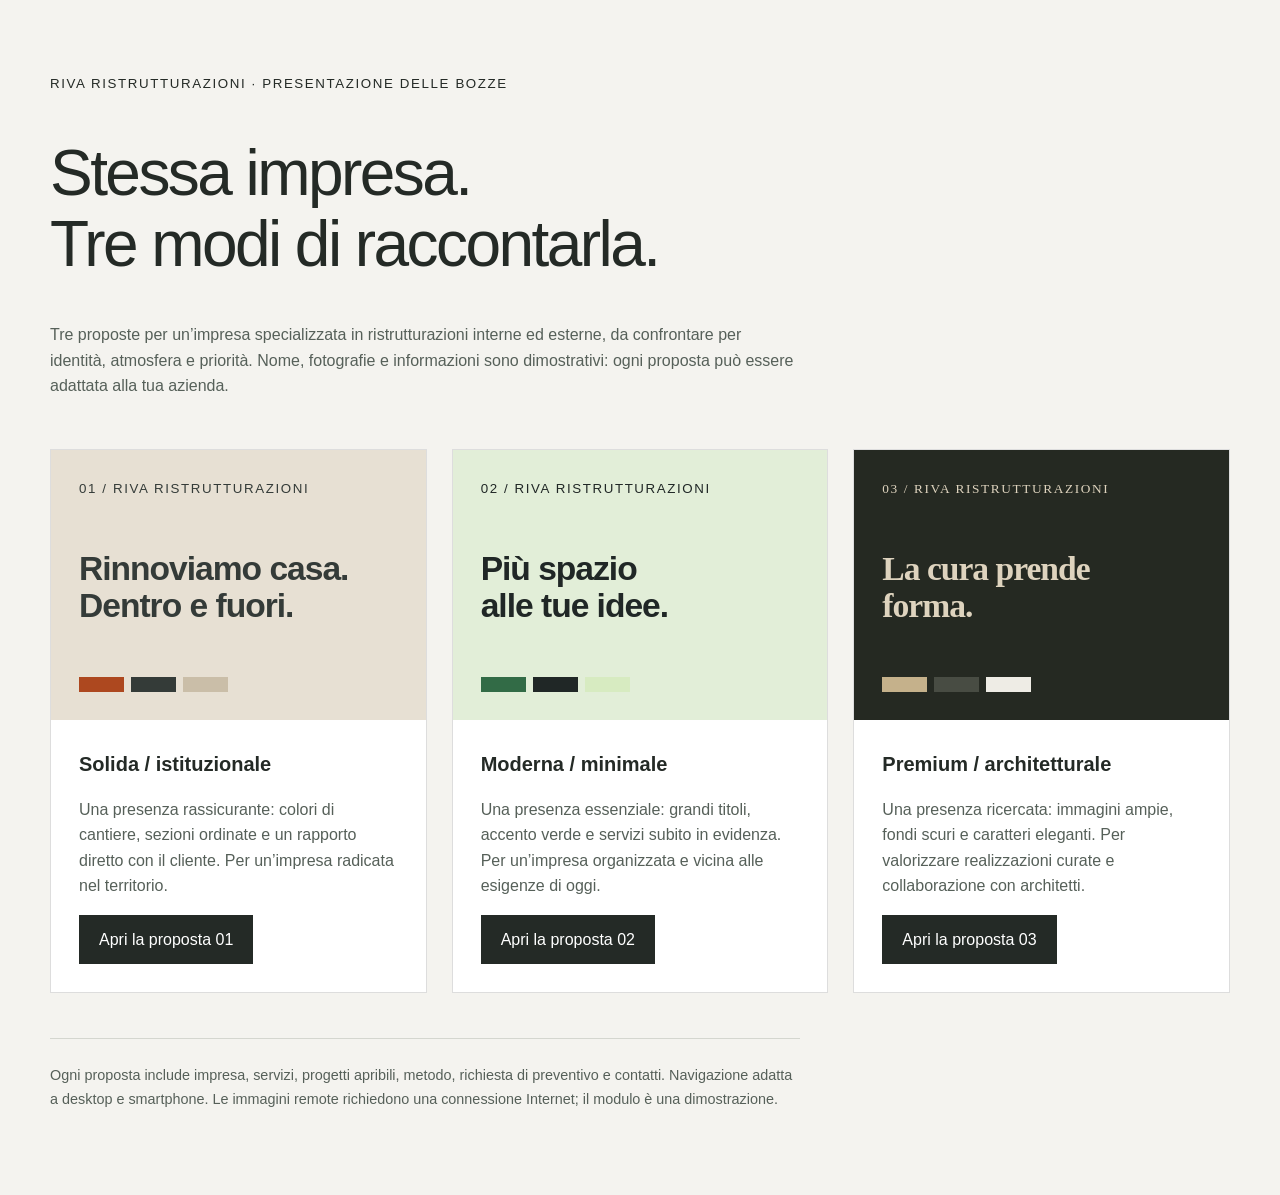
<file: index.html>
<!doctype html><html lang="it"><head><meta charset="utf-8"><meta name="viewport" content="width=device-width,initial-scale=1"><title>Tre direzioni per la tua impresa</title><style>*{box-sizing:border-box}body{margin:0;background:#f4f3ef;color:#242a26;font-family:Arial,sans-serif;line-height:1.6}.wrap{max-width:1240px;margin:auto;padding:70px 30px}small{letter-spacing:.12em}h1{font-size:clamp(2.3rem,5vw,4rem);line-height:1.1;letter-spacing:-.04em;max-width:800px;font-weight:500}p{max-width:750px;color:#566059}.grid{display:grid;grid-template-columns:repeat(3,1fr);gap:25px;margin-top:50px}.card{background:#fff;border:1px solid #ddd;overflow:hidden}.visual{height:270px;padding:28px;background:#e7e0d3;color:#343b38;display:flex;flex-direction:column;justify-content:space-between}.visual strong{font-size:2.1rem;line-height:1.1;letter-spacing:-.03em}.modern{background:#e2eed8;color:#202726}.premium{background:#252922;color:#ded3be;font-family:Georgia,serif}.swatches{display:flex;gap:7px}.swatches i{height:15px;width:45px;background:var(--c)}.body{padding:28px}.body h2{font-size:1.25rem;margin-top:0}.body p{min-height:100px}a{display:inline-block;background:#242a26;color:#fff;padding:12px 20px;text-decoration:none}a:hover{background:#4b574e}a:focus-visible{outline:3px solid #b94f21;outline-offset:4px}.note{border-top:1px solid #d4d6cf;margin-top:45px;padding-top:25px;font-size:.9rem}@media(max-width:800px){.grid{grid-template-columns:1fr}.body p{min-height:0}.wrap{padding:45px 20px}.visual{height:220px}}</style></head><body><main class="wrap"><small>RIVA RISTRUTTURAZIONI · PRESENTAZIONE DELLE BOZZE</small><h1>Stessa impresa.<br>Tre modi di raccontarla.</h1><p>Tre proposte per un’impresa specializzata in ristrutturazioni interne ed esterne, da confrontare per identità, atmosfera e priorità. Nome, fotografie e informazioni sono dimostrativi: ogni proposta può essere adattata alla tua azienda.</p><div class="grid"><article class="card"><div class="visual solid"><small>01 / RIVA RISTRUTTURAZIONI</small><strong>Rinnoviamo casa.<br>Dentro e fuori.</strong><div class="swatches"><i style="--c:#ad481f"></i><i style="--c:#343b38"></i><i style="--c:#cabea8"></i></div></div><div class="body"><h2>Solida / istituzionale</h2><p>Una presenza rassicurante: colori di cantiere, sezioni ordinate e un rapporto diretto con il cliente. Per un’impresa radicata nel territorio.</p><a href="01-solida/index.html">Apri la proposta 01</a></div></article><article class="card"><div class="visual modern"><small>02 / RIVA RISTRUTTURAZIONI</small><strong>Più spazio<br>alle tue idee.</strong><div class="swatches"><i style="--c:#326b46"></i><i style="--c:#202726"></i><i style="--c:#d7ebc1"></i></div></div><div class="body"><h2>Moderna / minimale</h2><p>Una presenza essenziale: grandi titoli, accento verde e servizi subito in evidenza. Per un’impresa organizzata e vicina alle esigenze di oggi.</p><a href="02-moderna/index.html">Apri la proposta 02</a></div></article><article class="card"><div class="visual premium"><small>03 / RIVA RISTRUTTURAZIONI</small><strong>La cura prende<br>forma.</strong><div class="swatches"><i style="--c:#c5b18b"></i><i style="--c:#484c43"></i><i style="--c:#eeece5"></i></div></div><div class="body"><h2>Premium / architetturale</h2><p>Una presenza ricercata: immagini ampie, fondi scuri e caratteri eleganti. Per valorizzare realizzazioni curate e collaborazione con architetti.</p><a href="03-premium/index.html">Apri la proposta 03</a></div></article></div><p class="note">Ogni proposta include impresa, servizi, progetti apribili, metodo, richiesta di preventivo e contatti. Navigazione adatta a desktop e smartphone. Le immagini remote richiedono una connessione Internet; il modulo è una dimostrazione.</p></main></body></html>
</file>
